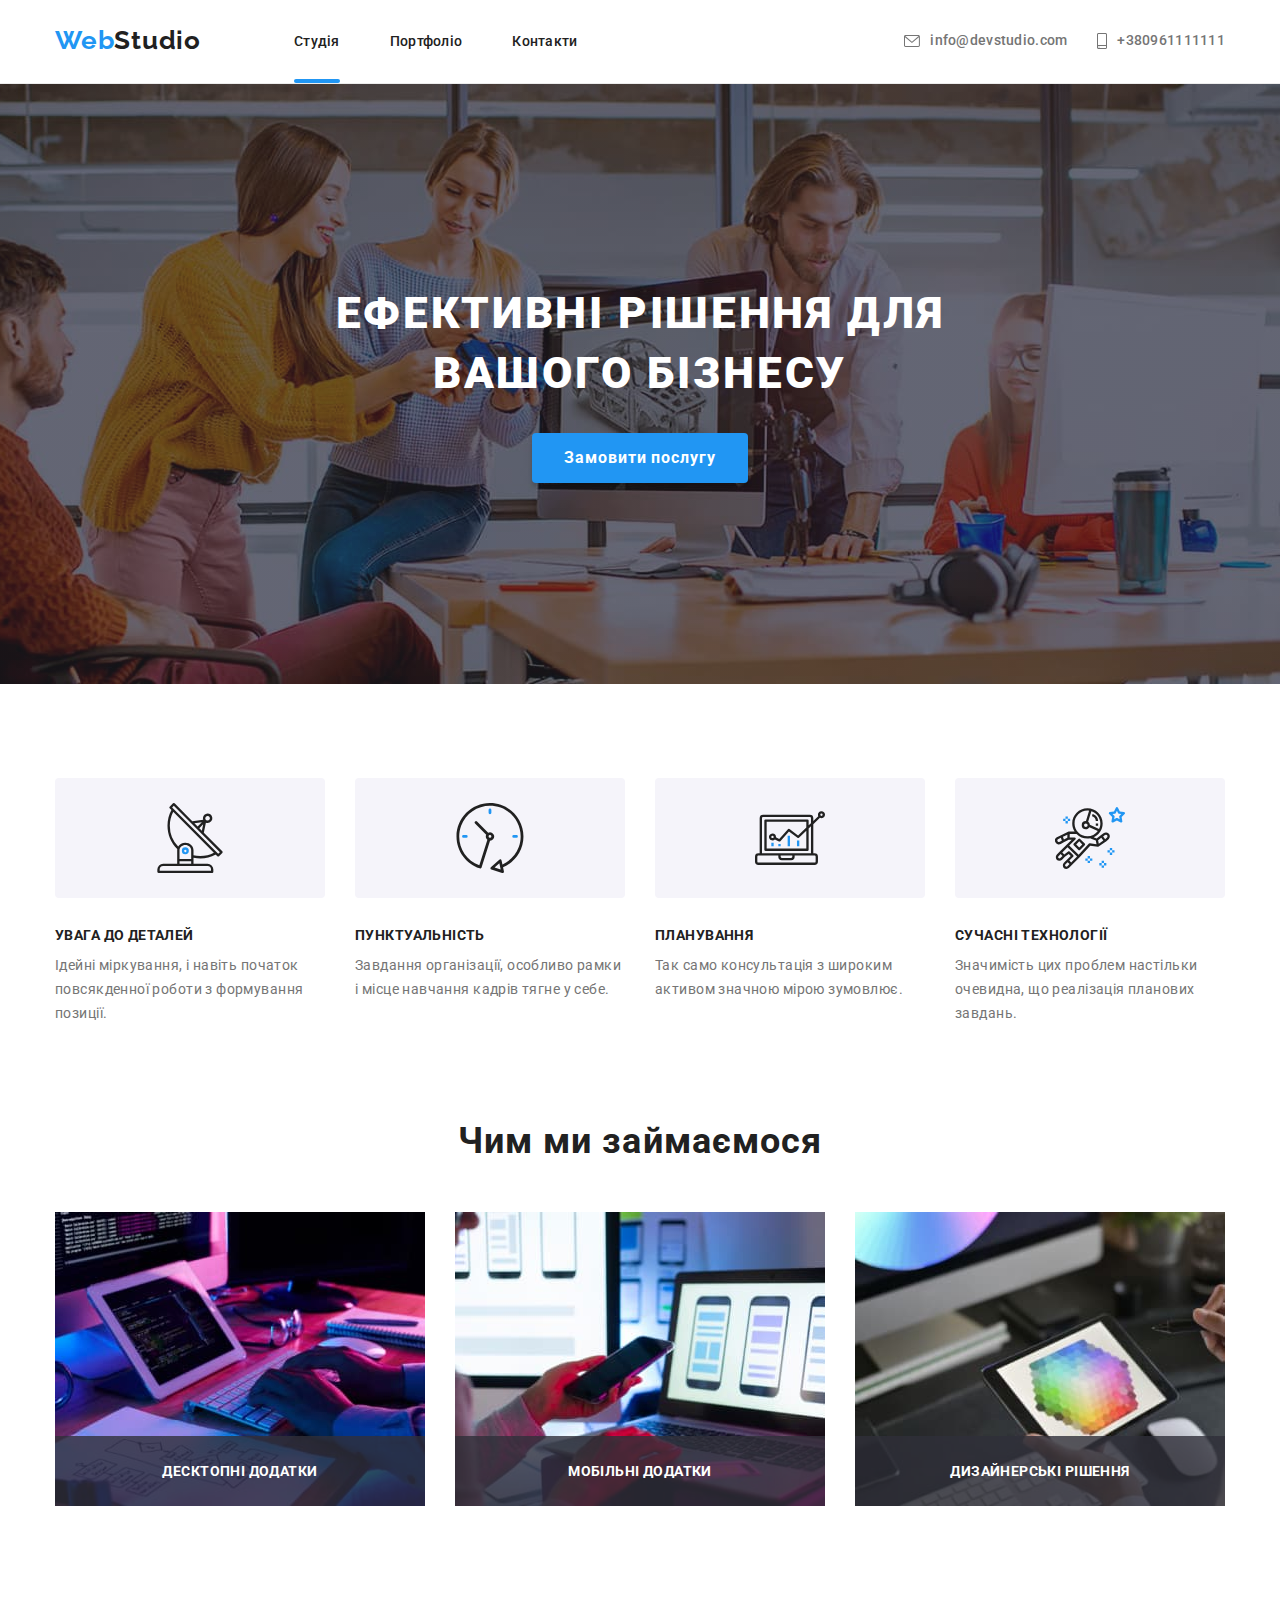
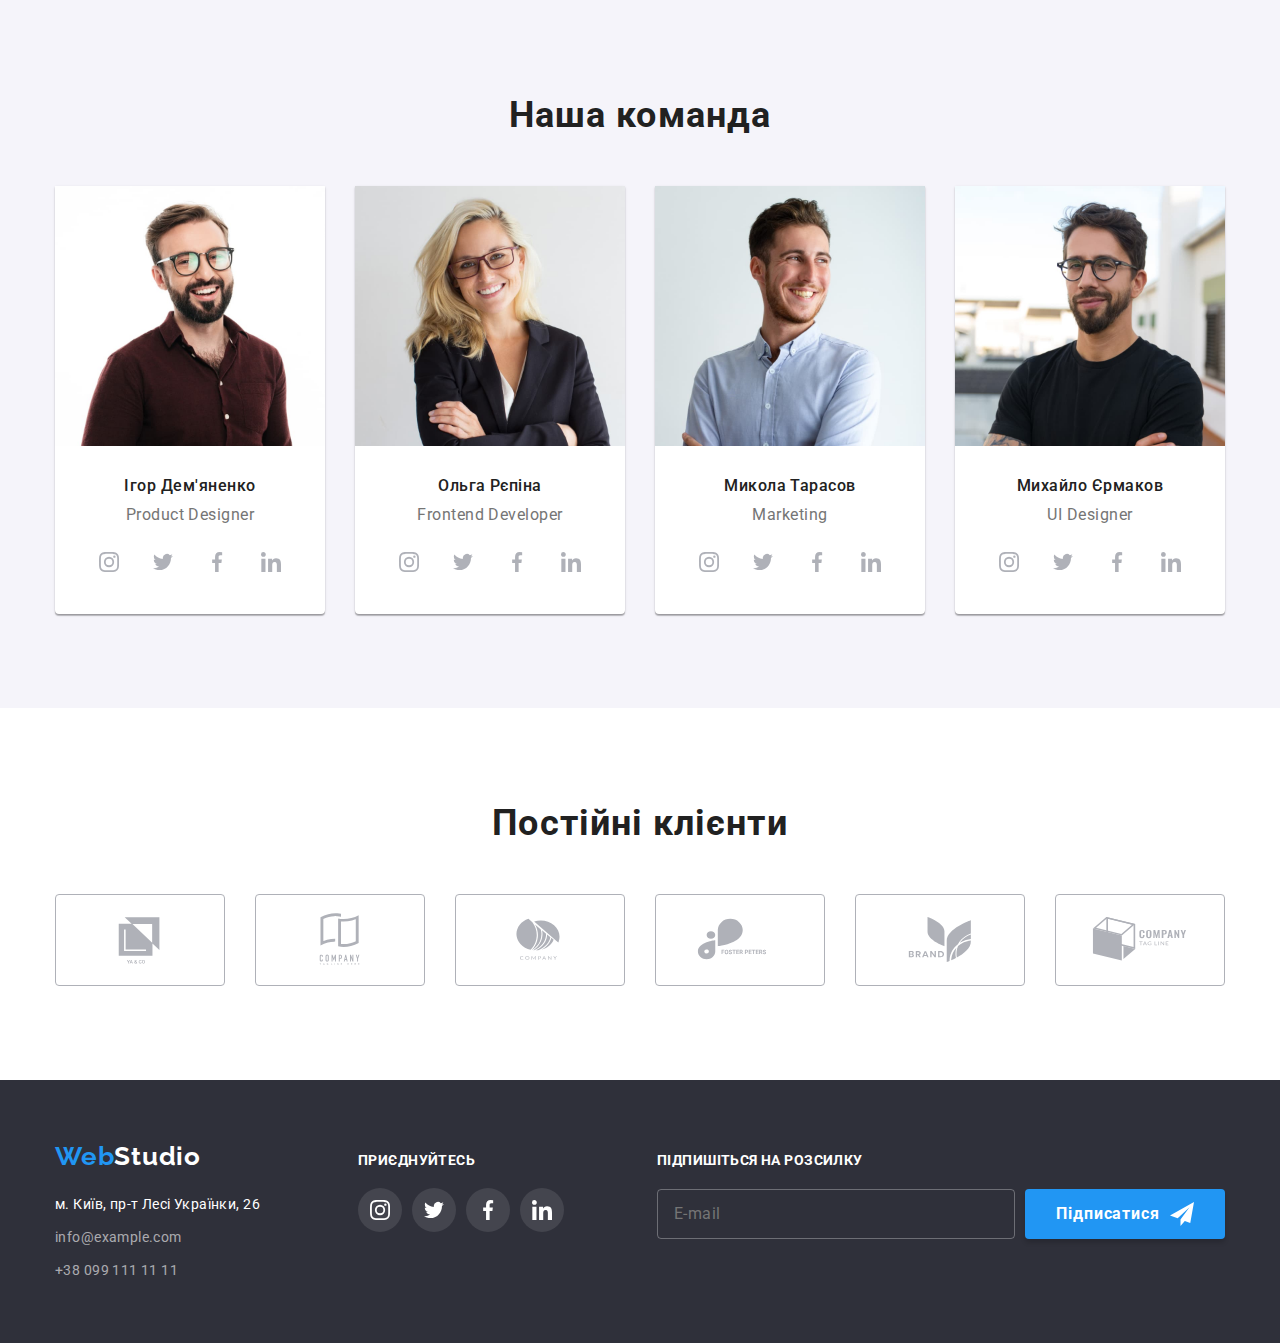
<file: index.html>
<!DOCTYPE html>
<html lang="uk">
  <head>
    <meta charset="UTF-8" />
    <meta http-equiv="X-UA-Compatible" content="IE=edge" />
    <meta name="viewport" content="width=device-width, initial-scale=1.0" />
    <title>WebStudio</title>
    <link rel="preconnect" href="https://fonts.googleapis.com" />
    <link rel="preconnect" href="https://fonts.gstatic.com" crossorigin />
    <link
      href="https://fonts.googleapis.com/css2?family=Raleway:wght@700&family=Roboto:wght@400;500;700;900&display=swap"
      rel="stylesheet"
    />
    <link
      rel="stylesheet"
      href="https://cdnjs.cloudflare.com/ajax/libs/modern-normalize/1.1.0/modern-normalize.min.css"
    />
    <link rel="stylesheet" href="./css/main.min.css" />
  </head>
  <body>
    <header class="header">
      <div class="container header__container">
        <a href="index.html" class="logo link"> Web<span>Studio</span></a>
        <nav class="navigation">
          <ul class="navigation__list list">
            <li class="navigation__item">
              <a href="index.html" class="navigation__link link navigation__link--active">Студія</a>
            </li>
            <li class="navigation__item">
              <a href="portfolio.html" class="navigation__link link">Портфоліо</a>
            </li>
            <li class="navigation__item">
              <a href="" class="navigation__link link">Контакти</a>
            </li>
          </ul>
        </nav>
        <ul class="contact list">
          <li class="contacts__item">
            <a href="mailto:info@devstudio.com" class="contacts__link link">
              <svg class="contacts__icon" width="16" height="12">
                <use href="./images/icon.svg#icon-envelope"></use>
              </svg>
              info@devstudio.com
            </a>
          </li>
          <li class="contacts__item">
            <a href="tel:+380961111111" class="contacts__link link">
              <svg class="contacts__icon" width="10" height="16">
                <use href="./images/icon.svg#icon-smartphone"></use>
              </svg>
              +380961111111</a
            >
          </li>
        </ul>
        <button class="header__container-button menu-open" type="button">
          <svg width="40" height="40">
            <use href="./images/icon.svg#icon-mob-menu"></use>
          </svg>
        </button>
      </div>
      <!-- ---------------------------------MODAL-mob---------------------------------- -->

      <div class="mob-menu is-hidden">
        <div class="container mob-menu__container">
          <div class="mob-menu__top">
            <button class="mob-menu__button menu-close" type="button">
              <svg width="18" height="18">
                <use href="./images/icon.svg#icon-close"></use>
              </svg>
            </button>
            <nav class="mob__nav">
              <ul class="mob__nav-list list">
                <li class="mob__nav-item">
                  <a href="index.html" class="mob__nav-link link mob__nav-link--active">Студія</a>
                </li>
                <li class="mob__nav-item">
                  <a href="portfolio.html" class="mob__nav-link link">Портфоліо</a>
                </li>
                <li class="mob__nav-item">
                  <a href="" class="mob__nav-link link">Контакти</a>
                </li>
              </ul>
            </nav>
          </div>
          <div class="mob-menu__bot">
            <ul class="mob__contact list">
              <li class="mob__contact-item">
                <a href="tel:+380961111111" class="mob__contact-tel link"> +38 096 111 11 11</a>
              </li>
              <li class="mob__contact-item">
                <a href="mailto:info@devstudio.com" class="mob__contact-mail link">
                  info@devstudio.com
                </a>
              </li>
            </ul>
            <ul class="mob__contact-list list">
              <li class="mob__contact-list-item">
                <a
                  class="mob__contact-link link"
                  href="https://www.instagram.com/"
                  target="_blank"
                  rel="noopener nofollow noreferrer"
                  >Instagram</a
                >
              </li>
              <li class="mob__contact-list-item">
                <a
                  class="mob__contact-link link"
                  href="https://twitter.com/"
                  target="_blank"
                  rel="noopener nofollow noreferrer"
                  >Twitter</a
                >
              </li>
              <li class="mob__contact-list-item">
                <a
                  class="mob__contact-link link"
                  href="https://www.facebook.com/"
                  target="_blank"
                  rel="noopener nofollow noreferrer"
                  >Facebook</a
                >
              </li>
              <li class="mob__contact-list-item">
                <a
                  class="mob__contact-link link"
                  href="https://www.linkedin.com/"
                  target="_blank"
                  rel="noopener nofollow noreferrer"
                  >Linkedin</a
                >
              </li>
            </ul>
          </div>
        </div>
      </div>
    </header>
    <!-- ----------------------------------Promo---------------------------------------- -->
    <main>
      <section class="promo">
        <div class="container">
          <h1 class="promo__text">Ефективні рішення для вашого бізнесу</h1>
          <button type="button" class="promo__btn" data-modal-open>Замовити послугу</button>
        </div>
      </section>
      <!-- -------------------------------features------------------------------------ -->
      <section class="section">
        <div class="container">
          <h2 class="visually-hidden">Наші переваги</h2>
          <ul class="features list">
            <li class="features__item">
              <div class="pictures">
                <svg width="70" height="70">
                  <use href="./images/icon.svg#icon-antenna"></use>
                </svg>
              </div>
              <h3 class="features__title">УВАГА ДО ДЕТАЛЕЙ</h3>
              <p class="features__text">
                Ідейні міркування, і навіть початок повсякденної роботи з формування позиції.
              </p>
            </li>
            <li class="features__item">
              <div class="pictures">
                <svg width="70" height="70">
                  <use href="./images/icon.svg#icon-clock"></use>
                </svg>
              </div>
              <h3 class="features__title">ПУНКТУАЛЬНІСТЬ</h3>
              <p class="features__text">
                Завдання організації, особливо рамки і місце навчання кадрів тягне у себе.
              </p>
            </li>
            <li class="features__item">
              <div class="pictures">
                <svg width="70" height="70">
                  <use href="./images/icon.svg#icon-diagram"></use>
                </svg>
              </div>
              <h3 class="features__title">ПЛАНУВАННЯ</h3>
              <p class="features__text">
                Так само консультація з широким активом значною мірою зумовлює.
              </p>
            </li>
            <li class="features__item">
              <div class="pictures">
                <svg width="70" height="70">
                  <use href="./images/icon.svg#icon-astronaut"></use>
                </svg>
              </div>
              <h3 class="features__title">СУЧАСНІ ТЕХНОЛОГІЇ</h3>
              <p class="features__text">
                Значимість цих проблем настільки очевидна, що реалізація планових завдань.
              </p>
            </li>
          </ul>
        </div>
      </section>
      <!-- -----------------------------Develop----------------------------------- -->
      <section class="section section--padding-top">
        <div class="container">
          <h2 class="section__title">Чим ми займаємося</h2>
          <ul class="create list">
            <li class="create__item">
              <img src="images/com.jpg" alt="сайти" width="370" />
              <p class="create__text">Десктопні додатки</p>
            </li>
            <li class="create__item">
              <img src="images/comp.jpg" alt="мобільні додатки" width="370" />
              <p class="create__text">Мобільні додатки</p>
            </li>
            <li class="create__item">
              <img src="images/compu.jpg" alt="графіка" width="370" />
              <p class="create__text">Дизайнерські рішення</p>
            </li>
          </ul>
        </div>
      </section>
      <!-- -----------------------------------------TEAM----------------- -->
      <section class="section section--other-bgc">
        <div class="container">
          <h2 class="section__title">Наша команда</h2>
          <ul class="team list">
            <li class="team__item">
              <picture>
                <source
                  srcset="./images/igordemyanenko.jpg 1x, ./images/igordemyanenko-2x.jpg 2x"
                  media="(min-width: 1200px)"
                />
                <source
                  srcset="./images/igordemyanenko-tab.jpg 1x, ./images/igordemyanenko-tab-2x.jpg 2x"
                  media="(min-width: 768px)"
                />
                <source
                  srcset="./images/igordemyanenko-mob.jpg 1x, ./images/igordemyanenko-mob-2x.jpg 2x"
                  media="(max-width: 767px)"
                />
                <img src="./images/igordemyanenko.jpg" alt="Ігор Дем'яненко" />
              </picture>
              <div class="team__card">
                <h3 class="team__card-title">Ігор Дем'яненко</h3>
                <p class="team__card-text">Product Designer</p>
                <ul class="social list">
                  <li>
                    <a
                      class="social__link link"
                      href="https://www.instagram.com/"
                      target="_blank"
                      rel="noopener nofollow noreferrer"
                    >
                      <svg class="social__icon" width="20" height="20">
                        <use href="./images/icon.svg#icon-instagram"></use>
                      </svg>
                    </a>
                  </li>
                  <li class="list">
                    <a
                      class="social__link link"
                      href="https://twitter.com/"
                      target="_blank"
                      rel="noopener nofollow noreferrer"
                    >
                      <svg class="social__icon" width="20" height="20">
                        <use href="./images/icon.svg#icon-twitter"></use>
                      </svg>
                    </a>
                  </li>
                  <li class="list">
                    <a
                      class="social__link link"
                      href="https://www.facebook.com/"
                      target="_blank"
                      rel="noopener nofollow noreferrer"
                    >
                      <svg class="social__icon" width="20" height="20">
                        <use href="./images/icon.svg#icon-facebook"></use>
                      </svg>
                    </a>
                  </li>
                  <li class="list">
                    <a
                      class="social__link link"
                      href="https://www.linkedin.com/"
                      target="_blank"
                      rel="noopener nofollow noreferrer"
                    >
                      <svg class="social__icon" width="20" height="20">
                        <use href="./images/icon.svg#icon-linkedin"></use>
                      </svg>
                    </a>
                  </li>
                </ul>
              </div>
            </li>
            <li class="team__item">
              <picture>
                <source
                  srcset="./images/olgarepina.jpg 1x, ./images/olgarepina-2x.jpg 2x"
                  media="(min-width: 1200px)"
                />
                <source
                  srcset="./images/olgarepina-tab.jpg 1x, ./images/olgarepina-tab-2x.jpg 2x"
                  media="(min-width: 768px)"
                />
                <source
                  srcset="./images/olgarepina-mob.jpg 1x, ./images/olgarepina-mob-2x.jpg 2x"
                  media="(max-width: 767px)"
                />
                <img src="images/olgarepina.jpg" alt="Ольга Рєпіна" />
              </picture>
              <div class="team__card">
                <h3 class="team__card-title">Ольга Рєпіна</h3>
                <p class="team__card-text">Frontend Developer</p>
                <ul class="social list">
                  <li class="list">
                    <a
                      class="social__link link"
                      href="https://www.instagram.com/"
                      target="_blank"
                      rel="noopener nofollow noreferrer"
                    >
                      <svg class="social__icon" width="20" height="20">
                        <use href="./images/icon.svg#icon-instagram"></use>
                      </svg>
                    </a>
                  </li>
                  <li class="list">
                    <a
                      class="social__link link"
                      href="https://twitter.com/"
                      target="_blank"
                      rel="noopener nofollow noreferrer"
                    >
                      <svg class="social__icon" width="20" height="20">
                        <use href="./images/icon.svg#icon-twitter"></use>
                      </svg>
                    </a>
                  </li>
                  <li class="list">
                    <a
                      class="social__link link"
                      href="https://www.facebook.com/"
                      target="_blank"
                      rel="noopener nofollow noreferrer"
                    >
                      <svg class="social__icon" width="20" height="20">
                        <use href="./images/icon.svg#icon-facebook"></use>
                      </svg>
                    </a>
                  </li>
                  <li class="list">
                    <a
                      class="social__link link"
                      href="https://www.linkedin.com/"
                      target="_blank"
                      rel="noopener nofollow noreferrer"
                    >
                      <svg class="social__icon" width="20" height="20">
                        <use href="./images/icon.svg#icon-linkedin"></use>
                      </svg>
                    </a>
                  </li>
                </ul>
              </div>
            </li>
            <li class="team__item">
              <picture>
                <source
                  srcset="./images/nikolaitarasov.jpg 1x, ./images/nikolaitarasov-2x.jpg 2x"
                  media="(min-width: 1200px)"
                />
                <source
                  srcset="./images/nikolaitarasov-tab.jpg 1x, ./images/nikolaitarasov-tab-2x.jpg 2x"
                  media="(min-width: 768px)"
                />
                <source
                  srcset="./images/nikolaitarasov-mob.jpg 1x, ./images/nikolaitarasov-mob-2x.jpg 2x"
                  media="(max-width: 767px)"
                />
                <img src="images/nikolaitarasov.jpg" alt="Микола Тарасов" />
              </picture>
              <div class="team__card">
                <h3 class="team__card-title">Микола Тарасов</h3>
                <p class="team__card-text">Marketing</p>
                <ul class="social list">
                  <li class="list">
                    <a
                      class="social__link link"
                      href="https://www.instagram.com/"
                      target="_blank"
                      rel="noopener nofollow noreferrer"
                    >
                      <svg class="social__icon" width="20" height="20">
                        <use href="./images/icon.svg#icon-instagram"></use>
                      </svg>
                    </a>
                  </li>
                  <li class="list">
                    <a
                      class="social__link link"
                      href="https://twitter.com/"
                      target="_blank"
                      rel="noopener nofollow noreferrer"
                    >
                      <svg class="social__icon" width="20" height="20">
                        <use href="./images/icon.svg#icon-twitter"></use>
                      </svg>
                    </a>
                  </li>
                  <li class="list">
                    <a
                      class="social__link link"
                      href="https://www.facebook.com/"
                      target="_blank"
                      rel="noopener nofollow noreferrer"
                    >
                      <svg class="social__icon" width="20" height="20">
                        <use href="./images/icon.svg#icon-facebook"></use>
                      </svg>
                    </a>
                  </li>
                  <li class="list">
                    <a
                      class="social__link link"
                      href="https://www.linkedin.com/"
                      target="_blank"
                      rel="noopener nofollow noreferrer"
                    >
                      <svg class="social__icon" width="20" height="20">
                        <use href="./images/icon.svg#icon-linkedin"></use>
                      </svg>
                    </a>
                  </li>
                </ul>
              </div>
            </li>
            <li class="team__item">
              <picture>
                <source
                  srcset="./images/mikhailermakov.jpg 1x, ./images/mikhailermakov-2x.jpg 2x"
                  media="(min-width: 1200px)"
                />
                <source
                  srcset="./images/mikhailermakov-tab.jpg 1x, ./images/mikhailermakov-tab-2x.jpg 2x"
                  media="(min-width: 768px)"
                />
                <source
                  srcset="./images/mikhailermakov-mob.jpg 1x, ./images/mikhailermakov-mob-2x.jpg 2x"
                  media="(max-width: 767px)"
                />
                <img src="images/mikhailermakov.jpg" alt="Михайло Єрмаков" />
              </picture>
              <div class="team__card">
                <h3 class="team__card-title">Михайло Єрмаков</h3>
                <p class="team__card-text">UI Designer</p>
                <ul class="social list">
                  <li class="list">
                    <a
                      class="social__link link"
                      href="https://www.instagram.com/"
                      target="_blank"
                      rel="noopener nofollow noreferrer"
                    >
                      <svg class="social__icon" width="20" height="20">
                        <use href="./images/icon.svg#icon-instagram"></use>
                      </svg>
                    </a>
                  </li>
                  <li class="list">
                    <a
                      class="social__link link"
                      href="https://twitter.com/"
                      target="_blank"
                      rel="noopener nofollow noreferrer"
                    >
                      <svg class="social__icon" width="20" height="20">
                        <use href="./images/icon.svg#icon-twitter"></use>
                      </svg>
                    </a>
                  </li>
                  <li class="list">
                    <a
                      class="social__link link"
                      href="https://www.facebook.com/"
                      target="_blank"
                      rel="noopener nofollow noreferrer"
                    >
                      <svg class="social__icon" width="20" height="20">
                        <use href="./images/icon.svg#icon-facebook"></use>
                      </svg>
                    </a>
                  </li>
                  <li class="list">
                    <a
                      class="social__link link"
                      href="https://www.linkedin.com/"
                      target="_blank"
                      rel="noopener nofollow noreferrer"
                    >
                      <svg class="social__icon" width="20" height="20">
                        <use href="./images/icon.svg#icon-linkedin"></use>
                      </svg>
                    </a>
                  </li>
                </ul>
              </div>
            </li>
          </ul>
        </div>
      </section>
      <!-------------------------------------------Clients----------------------------- -->
      <section class="section">
        <div class="container">
          <h2 class="section__title">Постійні клієнти</h2>
          <ul class="clients list">
            <li class="clients__item">
              <a href="" class="clients__link link">
                <svg class="clients__icon" width="106" height="60">
                  <use href="./images/icon.svg#icon-logo-7"></use>
                </svg>
              </a>
            </li>
            <li class="clients__item">
              <a href="" class="clients__link link">
                <svg class="clients-icon" width="106" height="60">
                  <use href="./images/icon.svg#icon-logo-с"></use>
                </svg>
              </a>
            </li>
            <li class="clients__item">
              <a href="" class="clients__link link">
                <svg class="clients-icon" width="106" height="60">
                  <use href="./images/icon.svg#icon-logo-5"></use>
                </svg>
              </a>
            </li>
            <li class="clients__item">
              <a href="" class="clients__link link">
                <svg class="clients-icon" width="106" height="60">
                  <use href="./images/icon.svg#icon-logo-4"></use>
                </svg>
              </a>
            </li>
            <li class="clients__item">
              <a href="" class="clients__link link">
                <svg class="clients__icon" width="106" height="60">
                  <use href="./images/icon.svg#icon-logo-2"></use>
                </svg>
              </a>
            </li>
            <li class="clients__item">
              <a href="" class="clients__link link">
                <svg class="clients__icon" width="106" height="60">
                  <use href="./images/icon.svg#icon-logo-3"></use>
                </svg>
              </a>
            </li>
          </ul>
        </div>
      </section>
    </main>
    <!-- -----------------------------------FOOTER----------------------------------- -->
    <footer class="footer">
      <div class="footer__wrap container">
        <div class="footer__wrap-adrsoc">
          <div class="footer__address">
            <a href="/" class="footer__logo link"> Web<span>Studio</span></a>
            <address class="address">
              <ul class="address__list list">
                <li class="address__item">
                  <a
                    href="https://goo.gl/maps/gLzkmXkBBorh4Yof9"
                    target="_blank"
                    rel="noopener nofollow noreferrer"
                    class="address__map link"
                    >м. Київ, пр-т Лесі Українки, 26
                  </a>
                </li>
                <li class="address__item">
                  <a href="mailto:info@example.com" class="address__link link">info@example.com</a>
                </li>
                <li class="address__item">
                  <a href="tel:+380991111111" class="address__link link">+38 099 111 11 11</a>
                </li>
              </ul>
            </address>
          </div>
          <div class="footer-social">
            <h2 class="footer-social__text">приєднуйтесь</h2>
            <ul class="footer-social__list list">
              <li>
                <a
                  class="footer-social__link link"
                  href="https://www.instagram.com/"
                  target="_blank"
                  rel="noopener nofollow noreferrer"
                >
                  <svg width="20" height="20">
                    <use href="./images/icon.svg#icon-instagram"></use>
                  </svg>
                </a>
              </li>
              <li>
                <a
                  class="footer-social__link link"
                  href="https://www.twitter.com/"
                  target="_blank"
                  rel="noopener nofollow noreferrer"
                >
                  <svg width="20" height="20">
                    <use href="./images/icon.svg#icon-twitter"></use>
                  </svg>
                </a>
              </li>
              <li>
                <a
                  class="footer-social__link link"
                  href="https://www.facebook.com/"
                  target="_blank"
                  rel="noopener nofollow noreferrer"
                >
                  <svg width="20" height="20">
                    <use href="./images/icon.svg#icon-facebook"></use>
                  </svg>
                </a>
              </li>
              <li>
                <a
                  class="footer-social__link link"
                  href="https://www.linkedin.com/"
                  target="_blank"
                  rel="noopener nofollow noreferrer"
                >
                  <svg width="20" height="20">
                    <use href="./images/icon.svg#icon-linkedin"></use>
                  </svg>
                </a>
              </li>
            </ul>
          </div>
        </div>
        <div class="footer-mailing">
          <form class="mailing">
            <p class="mailing__title">Підпишіться на розсилку</p>
            <div class="mailing__wrap">
              <input
                class="mailing__input"
                type="email"
                name="mailing-input"
                required
                placeholder="E-mail"
              />
              <button class="mailing__button" type="submit">
                Підписатися
                <svg class="mailing__icon" width="24" height="24">
                  <use href="./images/icon.svg#icon-send"></use>
                </svg>
              </button>
            </div>
          </form>
        </div>
      </div>
    </footer>
    <!-- -----------------------MODAL------------------------------------ -->
    <div class="backdrop is-hidden" data-modal>
      <div class="modal">
        <button type="button" class="modal__button" data-modal-close>
          <svg width="11" height="11">
            <use href="./images/icon.svg#icon-close"></use>
          </svg>
        </button>
        <p class="modal__title">Залиште свої дані, ми вам передзвонимо</p>
        <form class="form">
          <label class="form__label" for="user-name">Ім'я</label>
          <div class="form__wrap">
            <input class="form__input" type="text" name="user-name" id="user-name" required />
            <svg class="form__icon" width="18" height="18">
              <use href="./images/icon.svg#icon-person"></use>
            </svg>
          </div>

          <label class="form__label" for="user-tel">Телефон</label>
          <div class="form__wrap">
            <input type="tel" class="form__input" name="user-tel" id="user-tel" required />
            <svg class="form__icon" width="18" height="18">
              <use href="./images/icon.svg#icon-phone"></use>
            </svg>
          </div>

          <label class="form__label" for="user-email">Пошта</label>
          <div class="form__wrap">
            <input type="email" class="form__input" name="user-email" id="user-email" required />
            <svg class="form__icon" width="18" height="18">
              <use href="./images/icon.svg#icon-email"></use>
            </svg>
          </div>

          <label class="form__label" for="user-text">Коментар</label>
          <textarea
            class="form__text"
            name="user-text"
            id="user-text"
            placeholder="Введіть текст"
          ></textarea>

          <div class="">
            <input
              class="policy modal__policy visually-hidden"
              type="checkbox"
              name="policy"
              id="policy"
              value="true"
            />
            <label class="policy__text" for="policy">
              <span>
                <svg class="policy__icon" width="14" height="13">
                  <use href="./images/icon.svg#icon-checkmark"></use>
                </svg>
              </span>
              Погоджуюся з розсилкою та приймаю
              <a class="policy__contract">Умови договору</a>
            </label>
          </div>
          <button type="submit" class="policy__button">Відправити</button>
        </form>
      </div>
    </div>
    <script src="./js/modal.js"></script>
    <script src="./js/mobile-menu.js"></script>
  </body>
</html>
</file>
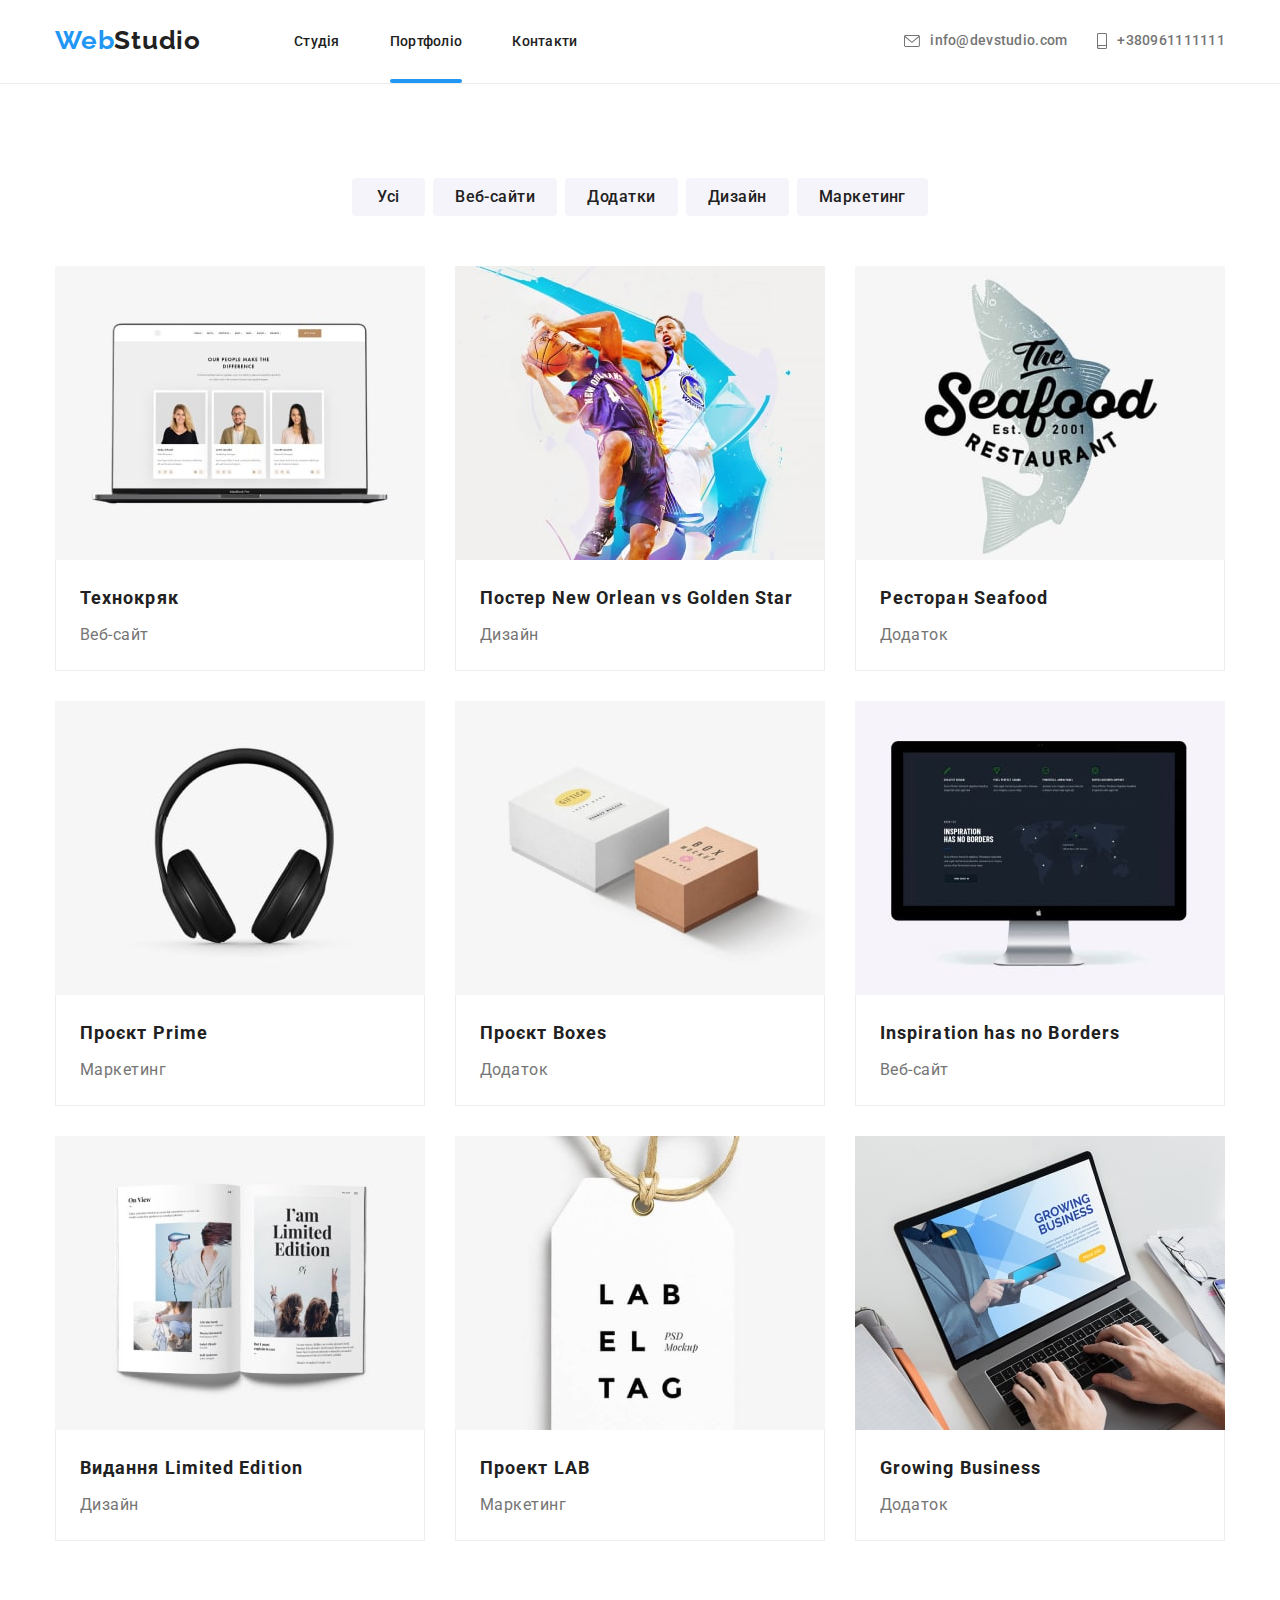
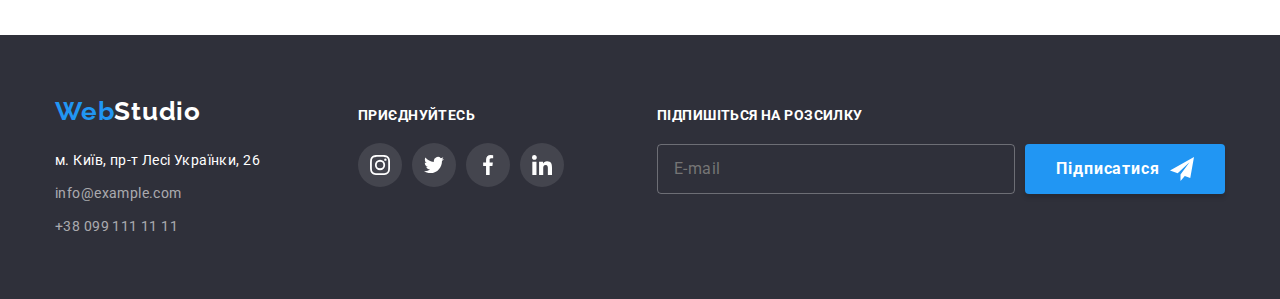
<file: portfolio.html>
<!DOCTYPE html>
<html lang="uk">
  <head>
    <meta charset="UTF-8" />
    <meta http-equiv="X-UA-Compatible" content="IE=edge" />
    <meta name="viewport" content="width=device-width, initial-scale=1.0" />
    <title>WebStudio</title>
    <link rel="preconnect" href="https://fonts.googleapis.com" />
    <link rel="preconnect" href="https://fonts.gstatic.com" crossorigin />
    <link
      href="https://fonts.googleapis.com/css2?family=Raleway:wght@700&family=Roboto:wght@400;500;700;900&display=swap"
      rel="stylesheet"
    />
    <link
      rel="stylesheet"
      href="https://cdnjs.cloudflare.com/ajax/libs/modern-normalize/1.1.0/modern-normalize.min.css"
    />
    <link rel="stylesheet" href="./css/main.min.css" />
  </head>
  <body>
    <header class="header">
      <div class="container header__container">
        <a href="index.html" class="logo link"> Web<span>Studio</span></a>
        <nav class="navigation">
          <ul class="navigation__list list">
            <li class="navigation__item">
              <a href="index.html" class="navigation__link link">Студія</a>
            </li>
            <li class="navigation__item">
              <a href="portfolio.html" class="navigation__link link navigation__link--active"
                >Портфоліо</a
              >
            </li>
            <li class="navigation__item">
              <a href="" class="navigation__link link">Контакти</a>
            </li>
          </ul>
        </nav>
        <ul class="contact list">
          <li class="contacts__item">
            <a href="mailto:info@devstudio.com" class="contacts__link link">
              <svg class="contacts__icon" width="16" height="12">
                <use href="./images/icon.svg#icon-envelope"></use>
              </svg>
              info@devstudio.com
            </a>
          </li>
          <li class="contacts__item">
            <a href="tel:+380961111111" class="contacts__link link">
              <svg class="contacts__icon" width="10" height="16">
                <use href="./images/icon.svg#icon-smartphone"></use>
              </svg>
              +380961111111</a
            >
          </li>
        </ul>
        <button class="header__container-button menu-open" type="button">
          <svg width="40" height="40">
            <use href="./images/icon.svg#icon-mob-menu"></use>
          </svg>
        </button>
      </div>
      <!-- ---------------------------------MODAL-mob---------------------------------- -->

      <div class="mob-menu is-hidden">
        <div class="container mob-menu__container">
          <div class="mob-menu__top">
            <button class="mob-menu__button menu-close" type="button">
              <svg width="18" height="18">
                <use href="./images/icon.svg#icon-close"></use>
              </svg>
            </button>
            <nav class="mob__nav">
              <ul class="mob__nav-list list">
                <li class="mob__nav-item">
                  <a href="index.html" class="mob__nav-link link">Студія</a>
                </li>
                <li class="mob__nav-item">
                  <a href="portfolio.html" class="mob__nav-link link mob__nav-link--active"
                    >Портфоліо</a
                  >
                </li>
                <li class="mob__nav-item">
                  <a href="" class="mob__nav-link link">Контакти</a>
                </li>
              </ul>
            </nav>
          </div>
          <div class="mob-menu__bot">
            <ul class="mob__contact list">
              <li class="mob__contact-item">
                <a href="tel:+380961111111" class="mob__contact-tel link"> +38 096 111 11 11</a>
              </li>
              <li class="mob__contact-item">
                <a href="mailto:info@devstudio.com" class="mob__contact-mail link">
                  info@devstudio.com
                </a>
              </li>
            </ul>
            <ul class="mob__contact-list list">
              <li class="mob__contact-list-item">
                <a
                  class="mob__contact-link link"
                  href="https://www.instagram.com/"
                  target="_blank"
                  rel="noopener nofollow noreferrer"
                  >Instagram</a
                >
              </li>
              <li class="mob__contact-list-item">
                <a
                  class="mob__contact-link link"
                  href="https://twitter.com/"
                  target="_blank"
                  rel="noopener nofollow noreferrer"
                  >Twitter</a
                >
              </li>
              <li class="mob__contact-list-item">
                <a
                  class="mob__contact-link link"
                  href="https://www.facebook.com/"
                  target="_blank"
                  rel="noopener nofollow noreferrer"
                  >Facebook</a
                >
              </li>
              <li class="mob__contact-list-item">
                <a
                  class="mob__contact-link link"
                  href="https://www.linkedin.com/"
                  target="_blank"
                  rel="noopener nofollow noreferrer"
                  >Linkedin</a
                >
              </li>
            </ul>
          </div>
        </div>
      </div>
    </header>
    <main>
      <section class="section">
        <div class="container filter">
          <h1 class="visually-hidden">Навигация</h1>
          <ul class="filter__list list">
            <li class="filter__item">
              <button type="button" class="filter__btn">Усі</button>
            </li>
            <li class="filter__item">
              <button type="button" class="filter__btn">Веб-сайти</button>
            </li>
            <li class="filter__item">
              <button type="button" class="filter__btn">Додатки</button>
            </li>
            <li class="filter__item">
              <button type="button" class="filter__btn">Дизайн</button>
            </li>
            <li class="filter__item">
              <button type="button" class="filter__btn">Маркетинг</button>
            </li>
          </ul>
          <ul class="project list">
            <li class="project__item">
              <a href="" class="project__link link">
                <div class="product-details">
                  <picture>
                    <source
                      srcset="./images/imgfiltr1.jpg 1x, ./images/imgfiltr1-2x.jpg 2x"
                      media="(min-width: 1200px)"
                    />
                    <source
                      srcset="./images/imgfiltr1-tab.jpg 1x, ./images/imgfiltr1-tab-2x.jpg 2x"
                      media="(min-width: 768px)"
                    />
                    <source
                      srcset="./images/imgfiltr1-mob.jpg 1x, ./images/imgfiltr1-mob-2x.jpg 2x"
                      media="(max-width: 767px)"
                    />
                    <img src="images/imgfiltr1.jpg" alt="Ноутбук" />
                  </picture>
                  <p class="product-details__text">
                    Ресурс пропонує комплексні пропозиції з різним рівнем функціоналу та сервісів.
                    Все це дозволить відвідувачу отримати вичерпні відомості про компанію чи
                    приватну особу.
                  </p>
                </div>
                <div class="product">
                  <h2 class="product__title">Технокряк</h2>
                  <p class="product__text">Веб-сайт</p>
                </div>
              </a>
            </li>
            <li class="project__item">
              <a href="" class="project__link link">
                <div class="product-details">
                  <picture>
                    <source
                      srcset="./images/imgfiltr2.jpg 1x, ./images/imgfiltr2-2x.jpg 2x"
                      media="(min-width: 1200px)"
                    />
                    <source
                      srcset="./images/imgfiltr2-tab.jpg 1x, ./images/imgfiltr2-tab-2x.jpg 2x"
                      media="(min-width: 768px)"
                    />
                    <source
                      srcset="./images/imgfiltr2-mob.jpg 1x, ./images/imgfiltr2-mob-2x.jpg 2x"
                      media="(max-width: 767px)"
                    />
                    <img src="images/imgfiltr2.jpg" alt="Постер New Orlean vs Golden Star" />
                  </picture>
                  <p class="product-details__text">
                    Ресурс пропонує комплексні пропозиції з різним рівнем функціоналу та сервісів.
                    Все це дозволить відвідувачу отримати вичерпні відомості про компанію чи
                    приватну особу.
                  </p>
                </div>
                <div class="product">
                  <h2 class="product__title">Постер New Orlean vs Golden Star</h2>
                  <p class="product__text">Дизайн</p>
                </div>
              </a>
            </li>
            <li class="project__item">
              <a href="" class="project__link link">
                <div class="product-details">
                  <picture>
                    <source
                      srcset="./images/imgfiltr3.jpg 1x, ./images/imgfiltr3-2x.jpg 2x"
                      media="(min-width: 1200px)"
                    />
                    <source
                      srcset="./images/imgfiltr3-tab.jpg 1x, ./images/imgfiltr3-tab-2x.jpg 2x"
                      media="(min-width: 768px)"
                    />
                    <source
                      srcset="./images/imgfiltr3-mob.jpg 1x, ./images/imgfiltr3-mob-2x.jpg 2x"
                      media="(max-width: 767px)"
                    />
                    <img src="images/imgfiltr3.jpg" alt="Логотип Seafood" />
                  </picture>
                  <p class="product-details__text">
                    Ресурс пропонує комплексні пропозиції з різним рівнем функціоналу та сервісів.
                    Все це дозволить відвідувачу отримати вичерпні відомості про компанію чи
                    приватну особу.
                  </p>
                </div>
                <div class="product">
                  <h2 class="product__title">Ресторан Seafood</h2>
                  <p class="product__text">Додаток</p>
                </div>
              </a>
            </li>
            <li class="project__item">
              <a href="" class="project__link link">
                <div class="product-details">
                  <picture>
                    <source
                      srcset="./images/imgfiltr4.jpg 1x, ./images/imgfiltr4-2x.jpg 2x"
                      media="(min-width: 1200px)"
                    />
                    <source
                      srcset="./images/imgfiltr4-tab.jpg 1x, ./images/imgfiltr4-tab-2x.jpg 2x"
                      media="(min-width: 768px)"
                    />
                    <source
                      srcset="./images/imgfiltr4-mob.jpg 1x, ./images/imgfiltr4-mob-2x.jpg 2x"
                      media="(max-width: 767px)"
                    />
                    <img src="images/imgfiltr4.jpg" alt="Навушники" />
                  </picture>
                  <p class="product-details__text">
                    Ресурс пропонує комплексні пропозиції з різним рівнем функціоналу та сервісів.
                    Все це дозволить відвідувачу отримати вичерпні відомості про компанію чи
                    приватну особу.
                  </p>
                </div>
                <div class="product">
                  <h2 class="product__title">Проєкт Prime</h2>
                  <p class="product__text">Маркетинг</p>
                </div>
              </a>
            </li>
            <li class="project__item">
              <a href="" class="project__link link">
                <div class="product-details">
                  <picture>
                    <source
                      srcset="./images/imgfiltr5.jpg 1x, ./images/imgfiltr5-2x.jpg 2x"
                      media="(min-width: 1200px)"
                    />
                    <source
                      srcset="./images/imgfiltr5-tab.jpg 1x, ./images/imgfiltr5-tab-2x.jpg 2x"
                      media="(min-width: 768px)"
                    />
                    <source
                      srcset="./images/imgfiltr5-mob.jpg 1x, ./images/imgfiltr5-mob-2x.jpg 2x"
                      media="(max-width: 767px)"
                    />
                    <img src="images/imgfiltr5.jpg" alt="Дві коробки" />
                  </picture>
                  <p class="product-details__text">
                    Ресурс пропонує комплексні пропозиції з різним рівнем функціоналу та сервісів.
                    Все це дозволить відвідувачу отримати вичерпні відомості про компанію чи
                    приватну особу.
                  </p>
                </div>
                <div class="product">
                  <h2 class="product__title">Проєкт Boxes</h2>
                  <p class="product__text">Додаток</p>
                </div>
              </a>
            </li>
            <li class="project__item">
              <a href="" class="project__link link">
                <div class="product-details">
                  <picture>
                    <source
                      srcset="./images/imgfiltr6.jpg 1x, ./images/imgfiltr6-2x.jpg 2x"
                      media="(min-width: 1200px)"
                    />
                    <source
                      srcset="./images/imgfiltr6-tab.jpg 1x, ./images/imgfiltr6-tab-2x.jpg 2x"
                      media="(min-width: 768px)"
                    />
                    <source
                      srcset="./images/imgfiltr6-mob.jpg 1x, ./images/imgfiltr6-mob-2x.jpg 2x"
                      media="(max-width: 767px)"
                    />
                    <img src="images/imgfiltr6.jpg" alt="Монітор" />
                  </picture>
                  <p class="product-details__text">
                    Ресурс пропонує комплексні пропозиції з різним рівнем функціоналу та сервісів.
                    Все це дозволить відвідувачу отримати вичерпні відомості про компанію чи
                    приватну особу.
                  </p>
                </div>
                <div class="product">
                  <h2 class="product__title">Inspiration has no Borders</h2>
                  <p class="product__text">Веб-сайт</p>
                </div>
              </a>
            </li>
            <li class="project__item">
              <a href="" class="project__link link">
                <div class="product-details">
                  <picture>
                    <source
                      srcset="./images/imgfiltr7.jpg 1x, ./images/imgfiltr7-2x.jpg 2x"
                      media="(min-width: 1200px)"
                    />
                    <source
                      srcset="./images/imgfiltr7-tab.jpg 1x, ./images/imgfiltr7-tab-2x.jpg 2x"
                      media="(min-width: 768px)"
                    />
                    <source
                      srcset="./images/imgfiltr7-mob.jpg 1x, ./images/imgfiltr7-mob-2x.jpg 2x"
                      media="(max-width: 767px)"
                    />
                    <img src="images/imgfiltr7.jpg" alt="Книга" />
                  </picture>
                  <p class="product-details__text">
                    Ресурс пропонує комплексні пропозиції з різним рівнем функціоналу та сервісів.
                    Все це дозволить відвідувачу отримати вичерпні відомості про компанію чи
                    приватну особу.
                  </p>
                </div>
                <div class="product">
                  <h2 class="product__title">Видання Limited Edition</h2>
                  <p class="product__text">Дизайн</p>
                </div>
              </a>
            </li>
            <li class="project__item">
              <a href="" class="project__link link">
                <div class="product-details">
                  <picture>
                    <source
                      srcset="./images/imgfiltr8.jpg 1x, ./images/imgfiltr8-2x.jpg 2x"
                      media="(min-width: 1200px)"
                    />
                    <source
                      srcset="./images/imgfiltr8-tab.jpg 1x, ./images/imgfiltr8-tab-2x.jpg 2x"
                      media="(min-width: 768px)"
                    />
                    <source
                      srcset="./images/imgfiltr8-mob.jpg 1x, ./images/imgfiltr8-mob-2x.jpg 2x"
                      media="(max-width: 767px)"
                    />
                    <img src="images/imgfiltr8.jpg" alt="Бірка" />
                  </picture>
                  <p class="product-details__text">
                    Ресурс пропонує комплексні пропозиції з різним рівнем функціоналу та сервісів.
                    Все це дозволить відвідувачу отримати вичерпні відомості про компанію чи
                    приватну особу.
                  </p>
                </div>
                <div class="product">
                  <h2 class="product__title">Проект LAB</h2>
                  <p class="product__text">Маркетинг</p>
                </div>
              </a>
            </li>
            <li class="project__item">
              <a href="" class="project__link link">
                <div class="product-details">
                  <picture>
                    <source
                      srcset="./images/imgfiltr9.jpg 1x, ./images/imgfiltr9-2x.jpg 2x"
                      media="(min-width: 1200px)"
                    />
                    <source
                      srcset="./images/imgfiltr9-tab.jpg 1x, ./images/imgfiltr9-tab-2x.jpg 2x"
                      media="(min-width: 768px)"
                    />
                    <source
                      srcset="./images/imgfiltr9-mob.jpg 1x, ./images/imgfiltr9-mob-2x.jpg 2x"
                      media="(max-width: 767px)"
                    />
                    <img src="images/imgfiltr9.jpg" alt="Ноутбук з відкритим додатком" />
                  </picture>
                  <p class="product-details__text">
                    Ресурс пропонує комплексні пропозиції з різним рівнем функціоналу та сервісів.
                    Все це дозволить відвідувачу отримати вичерпні відомості про компанію чи
                    приватну особу.
                  </p>
                </div>
                <div class="product">
                  <h2 class="product__title">Growing Business</h2>
                  <p class="product__text">Додаток</p>
                </div>
              </a>
            </li>
          </ul>
        </div>
      </section>
    </main>
    <footer class="footer">
      <div class="footer__wrap container">
        <div class="footer__wrap-adrsoc">
          <div class="footer__address">
            <a href="/" class="footer__logo link"> Web<span>Studio</span></a>
            <address class="address">
              <ul class="address__list list">
                <li class="address__item">
                  <a
                    href="https://goo.gl/maps/gLzkmXkBBorh4Yof9"
                    target="_blank"
                    rel="noopener nofollow noreferrer"
                    class="address__map link"
                    >м. Київ, пр-т Лесі Українки, 26
                  </a>
                </li>
                <li class="address__item">
                  <a href="mailto:info@example.com" class="address__link link">info@example.com</a>
                </li>
                <li class="address__item">
                  <a href="tel:+380991111111" class="address__link link">+38 099 111 11 11</a>
                </li>
              </ul>
            </address>
          </div>
          <div class="footer-social">
            <h2 class="footer-social__text">приєднуйтесь</h2>
            <ul class="footer-social__list list">
              <li>
                <a
                  class="footer-social__link link"
                  href="https://www.instagram.com/"
                  target="_blank"
                  rel="noopener nofollow noreferrer"
                >
                  <svg width="20" height="20">
                    <use href="./images/icon.svg#icon-instagram"></use>
                  </svg>
                </a>
              </li>
              <li>
                <a
                  class="footer-social__link link"
                  href="https://www.twitter.com/"
                  target="_blank"
                  rel="noopener nofollow noreferrer"
                >
                  <svg width="20" height="20">
                    <use href="./images/icon.svg#icon-twitter"></use>
                  </svg>
                </a>
              </li>
              <li>
                <a
                  class="footer-social__link link"
                  href="https://www.facebook.com/"
                  target="_blank"
                  rel="noopener nofollow noreferrer"
                >
                  <svg width="20" height="20">
                    <use href="./images/icon.svg#icon-facebook"></use>
                  </svg>
                </a>
              </li>
              <li>
                <a
                  class="footer-social__link link"
                  href="https://www.linkedin.com/"
                  target="_blank"
                  rel="noopener nofollow noreferrer"
                >
                  <svg width="20" height="20">
                    <use href="./images/icon.svg#icon-linkedin"></use>
                  </svg>
                </a>
              </li>
            </ul>
          </div>
        </div>
        <div class="footer-mailing">
          <form class="mailing">
            <p class="mailing__title">Підпишіться на розсилку</p>
            <div class="mailing__wrap">
              <input
                class="mailing__input"
                type="email"
                name="mailing-input"
                required
                placeholder="E-mail"
              />
              <button class="mailing__button" type="submit">
                Підписатися
                <svg class="mailing__icon" width="24" height="24">
                  <use href="./images/icon.svg#icon-send"></use>
                </svg>
              </button>
            </div>
          </form>
        </div>
      </div>
    </footer>
    <script src="./js/mobile-menu.js"></script>
  </body>
</html>
</file>
<file: css/main.min.css>
:root{--primary-text-colour: #757575;--title-text-colour: #212121;--white-colour: #FFFFFF;--accent-colour: #2196f3;--second-bg-colour: #2F303A;--third-bg-colour: #F5F4FA}body{font-family:"Roboto",sans-serif}.visually-hidden{position:absolute;white-space:nowrap;width:1px;height:1px;overflow:hidden;border:0;padding:0;clip:rect(0 0 0 0);clip-path:inset(50%);margin:-1px}h1,h2,h3,h4,h5,h6,p{margin:0}ul{margin:0;padding-left:0}img{display:block;max-width:100%;height:auto}address{font-style:normal}.is-hidden{visibility:hidden;opacity:0;pointer-events:none}no-scroll{overflow:hidden}.container{width:100%;margin-left:auto;margin-right:auto;padding-left:15px;padding-right:15px}@media screen and (min-width: 480px){.container{max-width:480px}}@media screen and (min-width: 768px){.container{max-width:768px}}@media screen and (min-width: 1200px){.container{max-width:1200px}}.section{padding-top:60px;padding-bottom:60px}@media screen and (min-width: 480px){.section{padding-top:60px;padding-bottom:60px}}@media screen and (min-width: 768px){.section{padding-top:60px;padding-bottom:60px}}@media screen and (min-width: 1200px){.section{padding-top:94px;padding-bottom:94px}}.section__title{font-size:28px;line-height:1.1785714286;letter-spacing:.03em;font-weight:700;text-align:center;color:var(--title-text-colour);margin-bottom:30px}@media screen and (min-width: 1200px){.section__title{margin-bottom:50px;font-size:36px;line-height:1.1666666667;letter-spacing:.03em}}.list{list-style:none}.link{text-decoration:none}.backdrop{position:fixed;background-color:rgba(0,0,0,.2);top:0;width:100%;height:100%;transition:opacity 250ms cubic-bezier(0.4, 0, 0.2, 1),visibility 250ms cubic-bezier(0.4, 0, 0.2, 1)}.modal{width:310px;height:609px;background-color:var(--white-colour);position:absolute;top:50%;left:50%;transform:translate(-50%, -50%) scale(1);transition:250ms cubic-bezier(0.4, 0, 0.2, 1);padding:40px}.backdrop.is-hidden .modal{transform:translate(-50%, -50%) scale(0)}@media screen and (min-width: 480px){.modal{width:450px;height:609px}}@media screen and (min-width: 768px){.modal{width:450px;height:609px}}@media screen and (min-width: 1200px){.modal{width:528px;height:581px}}.modal__button{display:flex;align-items:center;justify-content:center;width:30px;height:30px;position:absolute;top:8px;right:8px;background-color:inherit;border:1px solid rgba(0,0,0,.1);border-radius:50%;cursor:pointer;transition:fill 250ms cubic-bezier(0.4, 0, 0.2, 1)}.modal__button:hover,.modal__button:focus{fill:var(--accent-colour)}.is-hidden{visibility:hidden;opacity:0;pointer-events:none}.modal__title{font-weight:700;font-size:20px;line-height:1.15;text-align:center;letter-spacing:.03em;margin-bottom:12px}.form__wrap{position:relative}.form__icon{position:absolute;left:14px;top:50%;transform:translateY(-50%);transition:fill 250ms cubic-bezier(0.4, 0, 0.2, 1)}.form__input:focus+.form__icon,.form__input:hover+.form__icon{fill:var(--accent-colour)}.form__input{width:100%;border:1px solid rgba(33,33,33,.2);border-radius:4px;height:40px;padding:0;padding:12px 0px 12px 42px;cursor:pointer;outline:none;font-size:12px;line-height:1.1666666667;letter-spacing:.01em;transition:border-color 250ms cubic-bezier(0.4, 0, 0.2, 1)}.form__input:focus,.form__input:hover{border-color:var(--accent-colour)}.form__label{display:block;font-size:12px;line-height:1.1666666667;letter-spacing:.01em;color:#757575;margin-bottom:4px}.form__label:not(:first-child){margin-top:10px}.form__text{width:230px;height:120px;border:1px solid rgba(33,33,33,.2);border-radius:4px;margin-bottom:20px;resize:none;padding:12px 16px;cursor:pointer;outline:none;font-size:14px;line-height:1.14;letter-spacing:.01em;transition:border-color 250ms cubic-bezier(0.4, 0, 0.2, 1)}.form__text:focus,.form__text:hover{border-color:var(--accent-colour)}.form__text::placeholder{font-size:12px;line-height:1.1666666667;letter-spacing:.01em;color:rgba(117,117,117,.5)}@media screen and (min-width: 480px){.form__text{width:370px}}@media screen and (min-width: 768px){.form__text{width:370px}}@media screen and (min-width: 1200px){.form__text{width:448px;font-size:12px;line-height:1.17;letter-spacing:.01em}}.policy__text{display:flex;align-items:center;justify-content:center;font-size:12px;line-height:1.16;letter-spacing:.03em;color:#757575;margin-bottom:30px}.policy__text span{display:flex;height:15px;border:2px solid #212121;border-radius:2px;margin-right:8px;width:16px;justify-content:center;align-items:center;transition:background-color 250ms cubic-bezier(0.4, 0, 0.2, 1);cursor:pointer}.policy:checked+.policy__text span{background-color:var(--accent-colour);border:none}.policy:focus+.policy__text span,.policy:hover+.policy__text span{border-color:var(--accent-colour)}@media screen and (min-width: 1200px){.policy__text{font-size:14px;line-height:1.71;letter-spacing:.03em}}.policy__icon{fill:rgba(0,0,0,0);transition:fill 250ms cubic-bezier(0.4, 0, 0.2, 1)}.policy:checked+.policy__text .policy__icon{fill:var(--white-colour)}.policy__contract{color:var(--accent-colour);text-decoration:underline;margin-left:5px;cursor:pointer}.policy__button{width:200px;height:50px;color:var(--white-colour);background-color:var(--accent-colour);border-radius:4px;box-shadow:0px 4px 4px rgba(0,0,0,.15);border:none;cursor:pointer;font-size:16px;line-height:1.87;letter-spacing:.06em;font-weight:700;display:block;align-items:center;justify-content:center;margin:auto;transition:background-color 250ms cubic-bezier(0.4, 0, 0.2, 1)}.policy__button:hover,.policy__button:focus{background-color:#188ce8}.header{background-color:var(--white-colour);padding-top:16px;padding-bottom:16px;border-bottom:1px solid #ececec}.header>.container{position:relative;display:flex;align-items:center;justify-content:space-between}@media screen and (min-width: 768px){.header{padding-top:21px;padding-bottom:21px}}@media screen and (min-width: 1200px){.header{padding-top:24px;padding-bottom:25px}}.header__container{margin-right:auto;margin-left:auto}.logo{font-size:24px;line-height:1.16;letter-spacing:.03em;font-family:"Raleway",sans-serif;color:var(--accent-colour);font-weight:700}.logo>span{color:var(--title-text-colour)}@media screen and (min-width: 768px){.logo{margin-right:88px}}@media screen and (min-width: 1200px){.logo{margin-right:93px;font-size:26px;line-height:1.3;letter-spacing:.03em}}.navigation__list{display:none;margin-left:auto}@media screen and (min-width: 768px){.navigation__list{display:flex}}@media screen and (min-width: 1200px){.navigation__list{display:flex}}.navigation__item:not(:last-child){margin-right:50px}.navigation__link{font-size:14px;line-height:1.14;letter-spacing:.02em;font-weight:500;color:var(--title-text-colour);transition:color 250ms cubic-bezier(0.4, 0, 0.2, 1)}.navigation__link:hover,.navigation__link:focus{color:var(--accent-colour)}.navigation__link--active{position:relative}.navigation__link--active::after{position:absolute;content:"";left:0;bottom:-34px;width:100%;height:4px;border-radius:2px;background-color:var(--accent-colour)}@media screen and (min-width: 1200px){.navigation__link--active::after{bottom:-34px}}.contact{display:none}@media screen and (min-width: 768px){.contact{display:flex;flex-direction:column;align-items:flex-start;margin-left:auto}}@media screen and (min-width: 1200px){.contact{display:flex;justify-content:center;align-items:center;flex-direction:row;margin-left:auto}}@media screen and (min-width: 768px){.contacts__item:not(:last-child){margin-bottom:10px}}@media screen and (min-width: 1200px){.contacts__item:not(:last-child){margin-bottom:0}}@media screen and (min-width: 1200px){.contacts__item:not(:last-child){margin-right:30px}}.contacts__link{display:flex;align-items:center;justify-content:center;font-size:12px;line-height:1.16;letter-spacing:.02em;font-weight:500;color:var(--primary-text-colour);gap:10px;transition:color 250ms cubic-bezier(0.4, 0, 0.2, 1)}.contacts__link:focus,.contacts__link:hover{color:var(--accent-colour)}@media screen and (min-width: 1200px){.contacts__link{font-size:14px;line-height:1.14;letter-spacing:.02em}}.contacts__icon{fill:currentColor}.contacts__icon:focus,.contacts__icon:hover{color:var(--accent-colour)}.header__container-button{display:flex;align-items:center;justify-content:center;position:absolute;top:10px;right:0;transform:translate(-50%, -50%);background-color:inherit;border:none;padding:0;cursor:pointer}@media screen and (min-width: 768px){.header__container-button{display:none}}@media screen and (min-width: 1200px){.header__container-button{display:none}}.mob-menu{position:fixed;width:100%;height:100%;background-color:var(--white-colour);top:0;z-index:2;transition:opacity 250ms cubic-bezier(0.4, 0, 0.2, 1),visibility 250ms cubic-bezier(0.4, 0, 0.2, 1)}@media screen and (min-width: 768px){.mob-menu{display:none}}@media screen and (min-width: 1200px){.mob-menu{display:none}}.mob-menu>.container{display:flex;flex-direction:column;height:100%;justify-content:space-between;overflow:auto}@media screen and (min-width: 480px){.mob-menu>.container{max-width:767px}}.mob-menu .mob-menu__container{padding-left:40px;padding-top:10px;padding-bottom:48px;margin:0}.mob-menu__button{display:block;margin-left:auto;width:40px;height:40px;background-color:inherit;border:none;padding:0;cursor:pointer;transition:color 250ms cubic-bezier(0.4, 0, 0.2, 1)}.mob-menu__button:hover,.mob-menu__button:focus{fill:var(--accent-colour)}.mob__nav-item:not(:last-child){margin-bottom:32px}.mob__nav-link{font-size:40px;line-height:1.17;letter-spacing:.02em;font-weight:500;color:var(--title-text-colour);cursor:pointer;transition:color 250ms cubic-bezier(0.4, 0, 0.2, 1)}.mob__nav-link:hover,.mob__nav-link:focus{color:var(--accent-colour)}.mob__nav-link--active{color:var(--accent-colour)}.mob__contact-item:not(:last-child){margin-bottom:32px}.mob__contact-tel{font-size:34px;line-height:1.18;letter-spacing:.02em;font-weight:500;color:var(--accent-colour)}.mob__contact-mail{font-size:24px;line-height:1.17;letter-spacing:.02em;font-weight:500;color:var(--primary-text-colour)}.mob__contact-list{display:flex;align-items:center;justify-content:left;margin-top:64px}.mob__contact-link{font-size:18px;line-height:1.22;letter-spacing:.02em;font-weight:500;color:var(--accent-colour)}.mob__contact-list-item:not(:last-child){margin-right:10px;padding-right:10px;border-right:1px solid rgba(33,33,33,.2)}.is-open{visibility:hidden;opacity:0;pointer-events:none}.promo{background-image:linear-gradient(rgba(47, 48, 58, 0.4), rgba(47, 48, 58, 0.4)),url(../images/mob-bg.jpg);background-position:center;background-size:cover;background-repeat:no-repeat;max-width:767px;height:400px;margin-left:auto;margin-right:auto;background-color:var(--second-bg-colour);padding-top:118px;padding-bottom:118px}@media screen and (min-width: 480px)and (min-device-pixel-ratio: 2),screen and (min-width: 480px)and (min-resolution: 192dpi),screen and (min-width: 480px)and (min-resolution: 2dppx){.promo{background-image:linear-gradient(rgba(47, 48, 58, 0.4), rgba(47, 48, 58, 0.4)),url(../images/mob-bg-2x.jpg)}}@media screen and (min-width: 768px){.promo{background-image:linear-gradient(rgba(47, 48, 58, 0.4), rgba(47, 48, 58, 0.4)),url(../images/tab-bg.jpg);max-width:1199px;height:400px;padding-top:118px;padding-bottom:118px}}@media screen and (min-width: 768px)and (min-device-pixel-ratio: 2),screen and (min-width: 768px)and (min-resolution: 192dpi),screen and (min-width: 768px)and (min-resolution: 2dppx){.promo{background-image:linear-gradient(rgba(47, 48, 58, 0.4), rgba(47, 48, 58, 0.4)),url(../images/tab-bg-2x.jpg)}}@media screen and (min-width: 1200px){.promo{background-image:linear-gradient(rgba(47, 48, 58, 0.4), rgba(47, 48, 58, 0.4)),url(../images/main-bg.jpg);max-width:1600px;height:600px;padding-top:200px;padding-bottom:200px}}@media screen and (min-width: 1200px)and (min-device-pixel-ratio: 2),screen and (min-width: 1200px)and (min-resolution: 192dpi),screen and (min-width: 1200px)and (min-resolution: 2dppx){.promo{background-image:linear-gradient(rgba(47, 48, 58, 0.4), rgba(47, 48, 58, 0.4)),url(../images/main-bg-2x.jpg)}}.promo__text{font-size:26px;line-height:1.62;letter-spacing:.06em;font-weight:900;text-align:center;text-transform:uppercase;color:var(--white-colour);max-width:360px;margin:auto}@media screen and (min-width: 1200px){.promo__text{font-size:44px;line-height:1.36;letter-spacing:.06em;max-width:696px}}.promo__btn{font-weight:700;font-size:16px;line-height:1.88;letter-spacing:.06em;display:block;align-items:center;text-align:center;color:var(--white-colour);background-color:var(--accent-colour);box-shadow:0px 4px 4px rgba(0,0,0,.15);border-radius:4px;border-style:none;cursor:pointer;margin:30px auto 0;min-width:200px;height:50px;transition:background-color 250ms cubic-bezier(0.4, 0, 0.2, 1)}.promo__btn:hover,.promo__btn:focus{background-color:#188ce8}@media screen and (min-width: 1200px){.promo__btn{min-width:216px}}.features{display:flex;flex-wrap:wrap;gap:30px}.features__item{width:100%}@media screen and (min-width: 768px){.features__item{width:calc((100% - 30px)/2)}}@media screen and (min-width: 1200px){.features__item{width:calc((100% - 90px)/4)}}.features__text{font-size:14px;line-height:1.71;letter-spacing:.03em;color:var(--primary-text-colour)}.pictures{display:flex;height:120px;align-items:center;justify-content:center;background-color:#f5f4fa;border-radius:4px;margin-bottom:30px}.features__title{font-size:14px;line-height:1.14;letter-spacing:.03em;font-weight:700;text-transform:uppercase;color:var(--title-text-colour);margin-bottom:10px;text-align:center}@media screen and (min-width: 768px){.features__title{text-align:left}}.section--padding-top{padding-top:0;display:none}@media screen and (min-width: 1200px){.section--padding-top{display:flex}}.create{display:flex;gap:30px}.create__item{position:relative}.create__text{position:absolute;bottom:0;font-size:14px;line-height:1.1428571429;letter-spacing:.03em;font-weight:700;text-align:center;text-transform:uppercase;color:var(--white-colour);background-color:rgba(47,48,58,.8);display:flex;justify-content:center;align-items:center;width:100%;height:70px}.section--other-bgc{background-color:var(--third-bg-colour)}.team{display:flex;flex-wrap:wrap;gap:30px}.team__item{width:100%;height:auto;background-color:#fff;box-shadow:0px 1px 3px rgba(0,0,0,.12),0px 1px 1px rgba(0,0,0,.14),0px 2px 1px rgba(0,0,0,.2);border-radius:0px 0px 4px 4px}@media screen and (min-width: 768px){.team__item{width:calc((100% - 30px)/2)}}@media screen and (min-width: 1200px){.team__item{width:calc((100% - 90px)/4)}}.team__card{padding-top:30px;padding-bottom:30px}.team__card-title{font-size:16px;line-height:1.1875;letter-spacing:.03em;font-weight:500;text-align:center;color:var(--title-text-colour);margin-bottom:10px}.team__card-text{font-size:16px;line-height:1.1875;letter-spacing:.03em;text-align:center;color:var(--primary-text-colour);margin-bottom:16px}.social{display:flex;align-items:center;justify-content:center;gap:10px}.social__link{width:44px;height:44px;display:flex;align-items:center;justify-content:center;border-radius:50%;fill:#afb1b8;transition:fill 250ms cubic-bezier(0.4, 0, 0.2, 1),background-color 250ms cubic-bezier(0.4, 0, 0.2, 1)}.social__link:hover,.social__link:focus{fill:#fff;background-color:var(--accent-colour);cursor:pointer}.clients{display:flex;align-items:center;justify-content:center;gap:30px;flex-wrap:wrap}.clients__link{display:flex;align-items:center;justify-content:center;width:210px;height:92px;border:1px solid #afb1b8;border-radius:4px;fill:#afb1b8;transition:border 250ms cubic-bezier(0.4, 0, 0.2, 1),fill 250ms cubic-bezier(0.4, 0, 0.2, 1)}.clients__link:hover,.clients__link:focus{border:1px solid var(--accent-colour);cursor:pointer;fill:var(--accent-colour)}@media screen and (min-width: 768px){.clients__link{width:226px}}@media screen and (min-width: 1200px){.clients__link{width:170px}}.footer{background-color:var(--second-bg-colour);padding-top:60px;padding-bottom:60px}.footer__wrap{display:block}@media screen and (min-width: 1200px){.footer__wrap{display:flex;align-items:baseline}}.footer__wrap-adrsoc{margin-bottom:60px}@media screen and (min-width: 768px){.footer__wrap-adrsoc{margin-bottom:0;display:flex;align-items:baseline;justify-content:space-around;margin-bottom:60px}}@media screen and (min-width: 1200px){.footer__wrap-adrsoc{margin-right:93px;margin-bottom:0;flex-grow:1}}.footer__address{margin-bottom:60px}@media screen and (min-width: 768px){.footer__address{margin-left:0;margin-bottom:0}}@media screen and (min-width: 1200px){.footer__address{margin-right:70px;margin-bottom:0;flex-grow:1}}.footer__logo{display:flex;align-items:center;justify-content:center;font-family:"Raleway",sans-serif;font-size:26px;line-height:1.3;letter-spacing:.03em;font-weight:700;color:var(--accent-colour)}.footer__logo>span{color:var(--white-colour)}@media screen and (min-width: 1200px){.footer__logo{justify-content:left}}.address{margin-top:20px}@media screen and (min-width: 480px){.address{margin-right:auto;margin-left:auto}}.address__item{display:flex;align-items:center;justify-content:center}@media screen and (min-width: 1200px){.address__item{justify-content:flex-start}}.address__item:not(:last-child){margin-bottom:9px}.address__map{font-size:14px;line-height:1.71;letter-spacing:.03em;color:var(--white-colour);transition:color 250ms cubic-bezier(0.4, 0, 0.2, 1)}.address__map:hover,.address__map:focus{color:var(--accent-colour)}.address__link{font-size:14px;line-height:1.71;letter-spacing:.03em;color:rgba(255,255,255,.6);transition:color 250ms cubic-bezier(0.4, 0, 0.2, 1)}.address__link:hover,.address__link:focus{color:var(--accent-colour)}.footer-social__text{text-align:center;font-size:14px;line-height:1.1428571429;letter-spacing:.03em;font-weight:700;text-transform:uppercase;color:var(--white-colour);margin-bottom:20px}@media screen and (min-width: 1200px){.footer-social__text{text-align:left}}.footer-social__list{display:flex;align-items:center;justify-content:center;gap:10px}.footer-social__link{width:44px;height:44px;display:flex;align-items:center;justify-content:center;border-radius:50%;fill:var(--white-colour);background-color:rgba(255,255,255,.1);transition:background-color 250ms cubic-bezier(0.4, 0, 0.2, 1)}.footer-social__link:hover,.footer-social__link:focus{background-color:var(--accent-colour);cursor:pointer}.mailing{display:block;justify-content:center;align-items:center}.mailing__title{text-align:center;font-size:14px;line-height:1.14;letter-spacing:.03em;font-weight:700;text-transform:uppercase;color:var(--white-colour);margin-bottom:20px}@media screen and (min-width: 1200px){.mailing__title{text-align:left}}.mailing__wrap{display:block;align-items:center;text-align:center}@media screen and (min-width: 1200px){.mailing__wrap{display:flex;align-items:center;text-align:center}}.mailing__input{font-size:16px;line-height:1.25;letter-spacing:.03em;width:270px;height:50px;background-color:inherit;border:1px solid rgba(255,255,255,.3);border-radius:4px;cursor:pointer;color:rgba(255,255,255,.6);padding:15px 16px;outline:none;transition:border-color 250ms cubic-bezier(0.4, 0, 0.2, 1);margin-bottom:20px}.mailing__input:focus,.mailing__input:hover{border-color:var(--accent-colour)}@media screen and (min-width: 480px){.mailing__input{width:450px}}@media screen and (min-width: 1200px){.mailing__input{width:358px;margin-bottom:0;margin-right:10px}}.mailing__button{display:flex;align-items:center;justify-content:center;width:200px;height:50px;margin-left:auto;margin-right:auto;background-color:var(--accent-colour);color:var(--white-colour);box-shadow:0px 4px 4px rgba(0,0,0,.15);border-radius:4px;border:none;cursor:pointer;font-size:16px;line-height:1.1875;letter-spacing:.06em;font-weight:700;padding:10px 28px;gap:10px;transition:background-color 250ms cubic-bezier(0.4, 0, 0.2, 1)}.mailing__button:focus,.mailing__button:hover{background-color:#188ce8}@media screen and (min-width: 1200px){.mailing__button{margin-left:0;margin-right:0}}.filter__list{display:flex;align-items:center;justify-content:flex-start;gap:8px;row-gap:15px;flex-wrap:wrap;margin-bottom:40px}@media screen and (min-width: 768px){.filter__list{display:flex;align-items:center;justify-content:center;gap:8px;margin-bottom:30px}}@media screen and (min-width: 1200px){.filter__list{display:flex;align-items:center;justify-content:center;gap:8px;margin-bottom:50px}}.filter__item:nth-child(3){margin-right:20px}@media screen and (min-width: 768px){.filter__item:nth-child(3){margin-right:0}}@media screen and (min-width: 1200px){.filter__item:nth-child(3){margin-right:0}}.filter__btn{display:block;text-align:center;font-weight:500;font-size:16px;line-height:1.62;letter-spacing:.03em;color:var(--title-text-colour);background-color:var(--third-bg-colour);border-radius:4px;border-style:none;border-radius:4px;cursor:pointer;min-width:73px;height:38px;padding:6px 22px;transition:background-color 250ms cubic-bezier(0.4, 0, 0.2, 1),color 250ms cubic-bezier(0.4, 0, 0.2, 1),box-shadow 250ms cubic-bezier(0.4, 0, 0.2, 1)}.filter__btn:hover,.filter__btn:focus{background-color:var(--accent-colour);color:var(--white-colour);box-shadow:0px 1px 3px rgba(0,0,0,.12),0px 1px 1px rgba(0,0,0,.14),0px 2px 1px rgba(0,0,0,.2)}.project{display:flex;flex-direction:column;flex-wrap:wrap;margin:-15px}@media screen and (min-width: 768px){.project{flex-direction:row}}@media screen and (min-width: 1200px){.project{flex-direction:row}}.project__link{display:flex;flex-direction:column;height:100%}.project__link:hover,.project__link:focus{box-shadow:0px 1px 3px rgba(0,0,0,.12),0px 1px 1px rgba(0,0,0,.14),0px 2px 1px rgba(0,0,0,.2)}.project__item{margin:15px}@media screen and (min-width: 768px){.project__item{width:calc(50% - 30px)}}@media screen and (min-width: 1200px){.project__item{width:calc(33.3333333333% - 30px)}}.product-details{position:relative;overflow:hidden}.product-details__text{position:absolute;top:0;left:0;height:100%;padding:63px 24px;font-size:18px;line-height:1.5555555556;letter-spacing:.03em;background-color:rgba(33,150,243,.9);color:var(--white-colour);transform:translateY(101%);transition:transform 250ms cubic-bezier(0.4, 0, 0.2, 1)}.project__link:hover .product-details__text,.project__link:focus .product-details__text{transform:translateY(0%)}.product__title{font-weight:700;font-size:18px;line-height:2;letter-spacing:.06em;color:var(--title-text-colour);margin-bottom:4px}.product__text{font-size:16px;line-height:1.88;letter-spacing:.03em;color:var(--primary-text-colour)}.product{border-right:1px solid #eee;border-left:1px solid #eee;border-bottom:1px solid #eee;padding:20px 24px;flex-grow:1}/*# sourceMappingURL=main.min.css.map */
</file>
